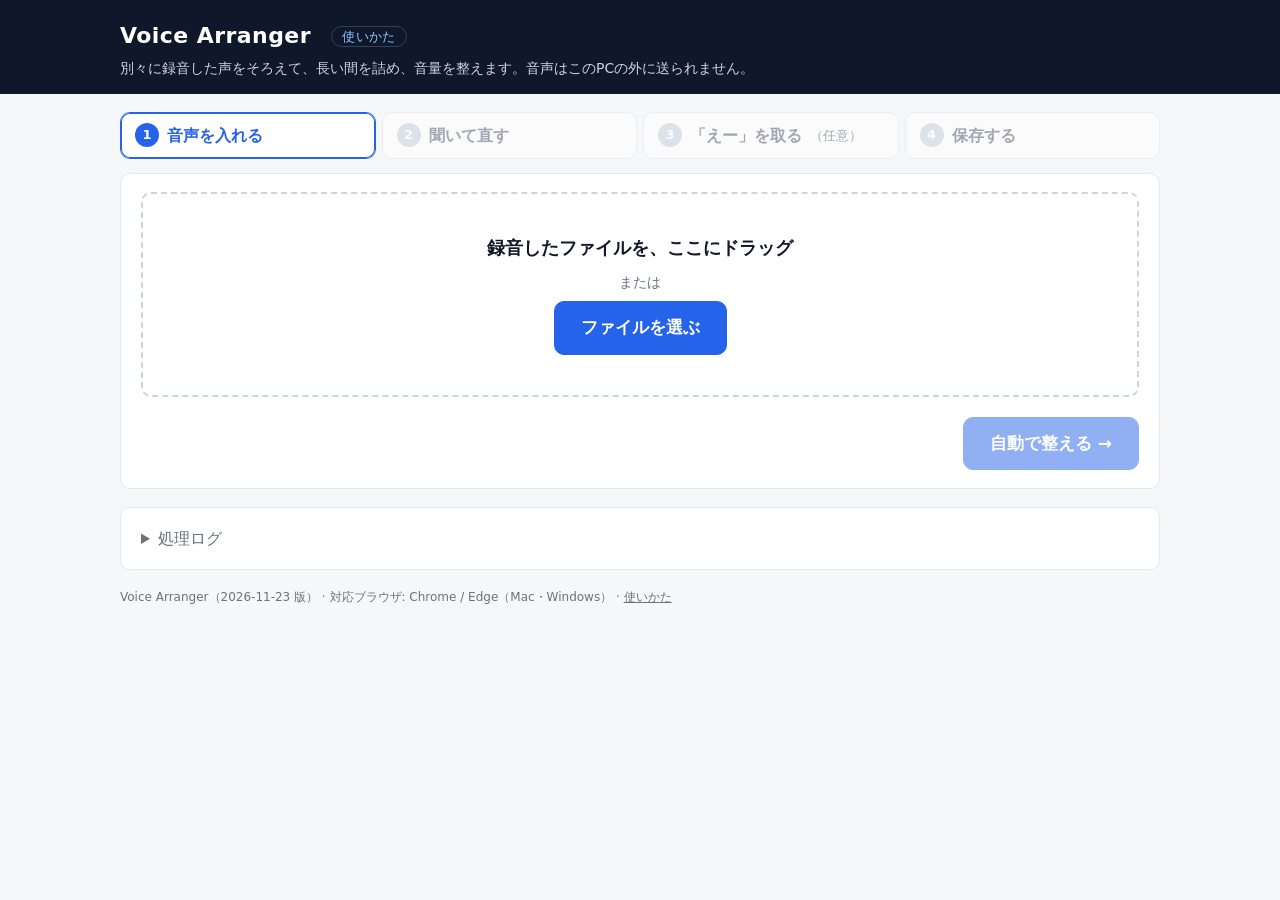
<file: index.html>
<!doctype html>
<html lang="ja">
<head>
  <meta charset="utf-8">
  <meta name="viewport" content="width=device-width, initial-scale=1">
  <title>Voice Arranger — リモート収録の自動編集</title>
  <meta name="description" content="別々に録音した複数の声をそろえ、長い間を詰め、音量を整えるブラウザツール。音声はPCの外に送られません。">
  <link rel="icon" href="data:image/svg+xml,%3Csvg xmlns='http://www.w3.org/2000/svg' viewBox='0 0 32 32'%3E%3Crect width='32' height='32' rx='7' fill='%230f172a'/%3E%3Cpath d='M6 16h2M11 11v10M16 6v20M21 10v12M26 15v2' stroke='%2360a5fa' stroke-width='2.6' stroke-linecap='round'/%3E%3C/svg%3E">
  <link rel="stylesheet" href="css/style.css">
</head>
<body>
  <header class="top">
    <div class="wrap">
      <h1>Voice Arranger <a class="help-link" href="guide.html" target="_blank" rel="noopener">使いかた</a></h1>
      <p>別々に録音した声をそろえて、長い間を詰め、音量を整えます。音声はこのPCの外に送られません。</p>
    </div>
  </header>

  <nav class="stepper wrap" id="stepper" aria-label="手順">
    <button data-step="0"><span class="num">1</span>音声を入れる</button>
    <button data-step="1"><span class="num">2</span>聞いて直す</button>
    <button data-step="2"><span class="num">3</span>「えー」を取る<small>（任意）</small></button>
    <button data-step="3"><span class="num">4</span>保存する</button>
  </nav>

  <main class="wrap">
    <div id="browserWarning" class="notice warn" hidden></div>

    <!-- 1 ------------------------------------------------------------------>
    <section class="card step" id="stepLoad">
      <label id="drop" class="drop">
        <span class="drop-main">録音したファイルを、ここにドラッグ</span>
        <span class="drop-sub">または</span>
        <span class="btn primary big">ファイルを選ぶ</span>
        <input type="file" id="fileInput" multiple accept="audio/*,.m4a,.mp3,.wav,.aac,.flac,.caf" hidden>
      </label>
      <ul id="trackList" class="tracks"></ul>
      <div class="next">
        <span id="analyzeHint" class="hint"></span>
        <button id="analyzeBtn" class="btn primary big" disabled>自動で整える →</button>
      </div>
      <div class="progress" id="analyzeProgress" hidden><div class="bar"><i></i></div><span class="text"></span></div>
      <div id="analyzeError" class="notice error" hidden></div>
    </section>

    <!-- 2 ------------------------------------------------------------------>
    <section class="card step" id="stepReview" hidden>
      <div id="restoreBox" class="notice restore" hidden></div>
      <div id="summary" class="summary"></div>

      <div class="presets">
        <span class="plabel">間の詰め方</span>
        <span class="seg" id="pausePreset">
          <button data-preset="soft">控えめ</button>
          <button data-preset="normal">ふつう</button>
          <button data-preset="strong">しっかり</button>
        </span>
      </div>

      <div class="timeline">
        <canvas id="overview" title="クリック・ドラッグでその位置を表示"></canvas>
        <div id="editor" class="editor"></div>
        <div class="legend"><span class="sw cut"></span>詰める間　<span class="sw fcut"></span>フィラー　<span class="sw mcut"></span>手で切った所・消した所　<span id="cursorInfo" class="hint"></span></div>
      </div>

      <details class="more" id="syncBox">
        <summary>声のタイミングがずれているとき <span id="syncStatus" class="badge"></span></summary>
        <div class="table-wrap">
          <table class="sync">
            <thead>
              <tr><th>話者</th><th>開始位置</th><th>ずらす（秒）</th><th>自動で合わせた確かさ</th><th>声の拾いやすさ</th><th>時計のズレ</th></tr>
            </thead>
            <tbody id="syncRows"></tbody>
          </table>
        </div>
        <div class="row small">
          <button id="resyncBtn" class="btn">もう一度自動で合わせる</button>
          <button id="resetSyncBtn" class="btn">手で直す前に戻す</button>
        </div>
      </details>

      <details class="more">
        <summary>細かい設定</summary>
        <div class="settings">
          <label>この長さを超える間を詰める
            <span class="ctl"><input type="range" id="maxPause" min="0.4" max="3" step="0.1"><output id="maxPauseOut"></output></span>
          </label>
          <label>詰めた後の間の長さ
            <span class="ctl"><input type="range" id="targetPause" min="0.2" max="1.5" step="0.05"><output id="targetPauseOut"></output></span>
          </label>
          <label>話していない時の音量（雑音や、ほかの人の声の漏れを下げる）
            <span class="ctl"><input type="range" id="gateDb" min="-30" max="0" step="1"><output id="gateDbOut"></output></span>
          </label>
        </div>
      </details>

      <div class="next">
        <button class="btn" data-go="0">← 戻る</button>
        <span class="sp"></span>
        <button class="btn" data-go="3">保存へ進む</button>
        <button class="btn primary big" data-go="2">次へ：「えー」を取る →</button>
      </div>
    </section>

    <!-- 3 ------------------------------------------------------------------>
    <section class="card step" id="stepTranscript" hidden>
      <p class="lead">文字起こしをして「えー」「あのー」などを探します。切るか残すかは、聞いてから選べます。</p>
      <div class="row start">
        <button id="asrBtn" class="btn primary big">文字起こしを始める</button>
        <button id="asrCancel" class="btn" hidden>中止</button>
        <span id="asrNote" class="hint"></span>
      </div>
      <div class="progress" id="asrProgress" hidden><div class="bar"><i></i></div><span class="text"></span></div>
      <div id="asrError" class="notice error" hidden></div>

      <details class="more" id="asrMore">
        <summary>文字起こしの設定</summary>
        <div class="row small">
          <label>モデル <select id="asrModel" aria-label="文字起こしのモデル"></select></label>
          <label class="btn">保存した文字起こしを読み込む<input type="file" id="transcriptFile" accept=".json,application/json" hidden></label>
        </div>
        <p id="asrInfo" class="hint"></p>
      </details>

      <div id="fillerPanel" hidden>
        <div id="fillerSummary" class="summary"></div>
        <div class="bulk">
          <span class="grp"><span class="fl auto">えー・あー など</span>
            <button class="btn tiny" data-bulk="auto" data-on="1">すべて切る</button><button class="btn tiny" data-bulk="auto" data-on="0">すべて残す</button></span>
          <span class="grp"><span class="fl review">あの・その など</span>
            <button class="btn tiny" data-bulk="review" data-on="1">すべて切る</button><button class="btn tiny" data-bulk="review" data-on="0">すべて残す</button></span>
          <label class="check"><input type="checkbox" id="onlyFillerRows"> 「えー」のある行だけ</label>
        </div>
        <div id="fillerBar" class="fbar">
          <span id="fillerSelInfo" class="fsel">色の付いた言葉をクリックすると、その前後が流れます。</span>
          <span class="fbtns">
            <button class="btn" id="fPrev" title="前の候補（←）">← 前</button>
            <button class="btn" id="fPlayRaw" title="元の音を再生（スペース）">▶ 元の音</button>
            <button class="btn" id="fPlayEdit" title="切った後の音を再生（E）">▶ 切った後</button>
            <span class="seg" id="fChoice">
              <button id="fCut" title="切る（Enter で切り替え）">切る</button><button id="fKeep" title="残す（Enter で切り替え）">残す</button>
            </span>
            <button class="btn evalonly" id="fYes" title="本当にフィラー（Y）">フィラー（Y）</button>
            <button class="btn evalonly" id="fNo" title="フィラーではない（N）">違う（N）</button>
            <button class="btn" id="fNext" title="次の候補（→）">次 →</button>
            <select id="listenMode" class="tinysel" title="声が重なっているときの聞き方">
              <option value="emphasis">その人を大きく</option>
              <option value="solo">その人だけ</option>
              <option value="all">全員そのまま</option>
            </select>
          </span>
        </div>
        <details id="evalBox" class="evalbox" hidden>
          <summary>正解を付ける（検出の精度を確かめる・評価用）</summary>
          <ol class="hint steps">
            <li>範囲を決める（既定は 10分目から5分間）。開いている間は、その範囲の行だけを表示します。</li>
            <li>候補を1つずつ聞いて、本当にフィラーなら「フィラー（Y）」、違えば「違う（N）」。→ キーで次の候補へ進みます。</li>
            <li>「範囲を通して聞く」で聞きながら、候補に出ていないフィラーが聞こえたらすぐ「見落とし（A）」を押す（直前の声を自動で拾います。話者が違っていたら 1〜3 キーで直せます）。</li>
          </ol>
          <div class="row small">
            <label>範囲 <input type="number" id="evalFrom" value="10" step="0.5" min="0" class="numin"> 分目から</label>
            <label><input type="number" id="evalLen" value="5" step="1" min="1" class="numin"> 分間</label>
            <button class="btn tiny" id="evalPlay">▶ 範囲を通して聞く</button>
            <button class="btn tiny" id="evalStop">■ 止める</button>
            <button class="btn tiny" id="evalAdd" title="直前に聞こえたフィラーを追加（A）">＋ 見落とし（A）</button>
            <span id="evalPos" class="hint"></span>
          </div>
          <div id="evalResult" class="evalres"></div>
        </details>
        <div id="transcriptView" class="transcript" tabindex="0"></div>
        <details class="more">
          <summary>細かい設定</summary>
          <div class="settings">
            <label>「えー」を切った後に残す間
              <span class="ctl"><input type="range" id="fillerGap" min="0.1" max="0.5" step="0.05"><output id="fillerGapOut"></output></span>
            </label>
          </div>
        </details>
      </div>

      <div class="next">
        <button class="btn" data-go="1">← 戻る</button>
        <span class="sp"></span>
        <button class="btn primary big" data-go="3">次へ：保存する →</button>
      </div>
    </section>

    <!-- 4 ------------------------------------------------------------------>
    <section class="card step" id="stepExport" hidden>
      <label class="fname">ファイル名 <input type="text" id="baseName" spellcheck="false"></label>
      <div class="row start">
        <button id="exportBtn" class="btn primary big">保存する</button>
        <span id="exportHint" class="hint"></span>
      </div>
      <div class="progress" id="exportProgress" hidden><div class="bar"><i></i></div><span class="text"></span></div>
      <div id="exportResult"></div>

      <details class="more" id="previewBox">
        <summary>保存する前に、全体を通して聞く</summary>
        <div class="row small">
          <select id="previewMode">
            <option value="edited">編集後</option>
            <option value="synced">そろえただけ（カットなし）</option>
          </select>
          <button id="previewBtn" class="btn">聞く準備をする</button>
          <span class="hint">確認用の軽い音質です。</span>
        </div>
        <div class="progress" id="previewProgress" hidden><div class="bar"><i></i></div><span class="text"></span></div>
        <audio id="player" controls preload="auto" hidden></audio>
        <p id="previewStale" class="notice warn" hidden>編集が変わりました。「聞く準備をする」をもう一度押すと反映されます。</p>
      </details>

      <details class="more">
        <summary>保存する内容を選ぶ</summary>
        <div class="form">
          <label class="check"><input type="checkbox" id="exportStems" checked> 話者ごとの音声（GarageBand などで並べて仕上げる用）</label>
          <label class="check"><input type="checkbox" id="exportMix" checked> 全員を混ぜた完成版</label>
          <label class="check"><input type="checkbox" id="exportTranscript" checked disabled> 文字起こし（字幕 srt / vtt と txt）</label>
          <label>仕上がりの音量
            <select id="targetLufs">
              <option value="-14">大きめ（-14 LUFS）</option>
              <option value="-16">ふつう（-16 LUFS・ポッドキャスト標準）</option>
              <option value="-19">控えめ（-19 LUFS）</option>
            </select>
          </label>
          <label>話者ごとの音声の形式
            <select id="bitDepth">
              <option value="16">16bit（ファイルが小さい）</option>
              <option value="24">24bit（編集の余裕が大きい）</option>
            </select>
          </label>
        </div>
      </details>

      <div class="next">
        <button class="btn" data-go="2">← 戻る</button>
      </div>
    </section>

    <details class="card log">
      <summary>処理ログ</summary>
      <pre id="log"></pre>
    </details>
  </main>

  <footer class="wrap foot">
    Voice Arranger（2026-11-23 版） · 対応ブラウザ: Chrome / Edge（Mac・Windows） · <a href="guide.html" target="_blank" rel="noopener">使いかた</a>
  </footer>

  <script>
    if (location.protocol === 'file:') {
      document.addEventListener('DOMContentLoaded', function () {
        var w = document.getElementById('browserWarning');
        w.hidden = false;
        w.textContent = 'このファイルを直接開いても動きません。共有されたURL（https://～）から開いてください。手元で動かすときは serve.bat（Windows）を使います。';
      });
    }
  </script>
  <script type="module" src="js/app.js"></script>
</body>
</html>
</file>
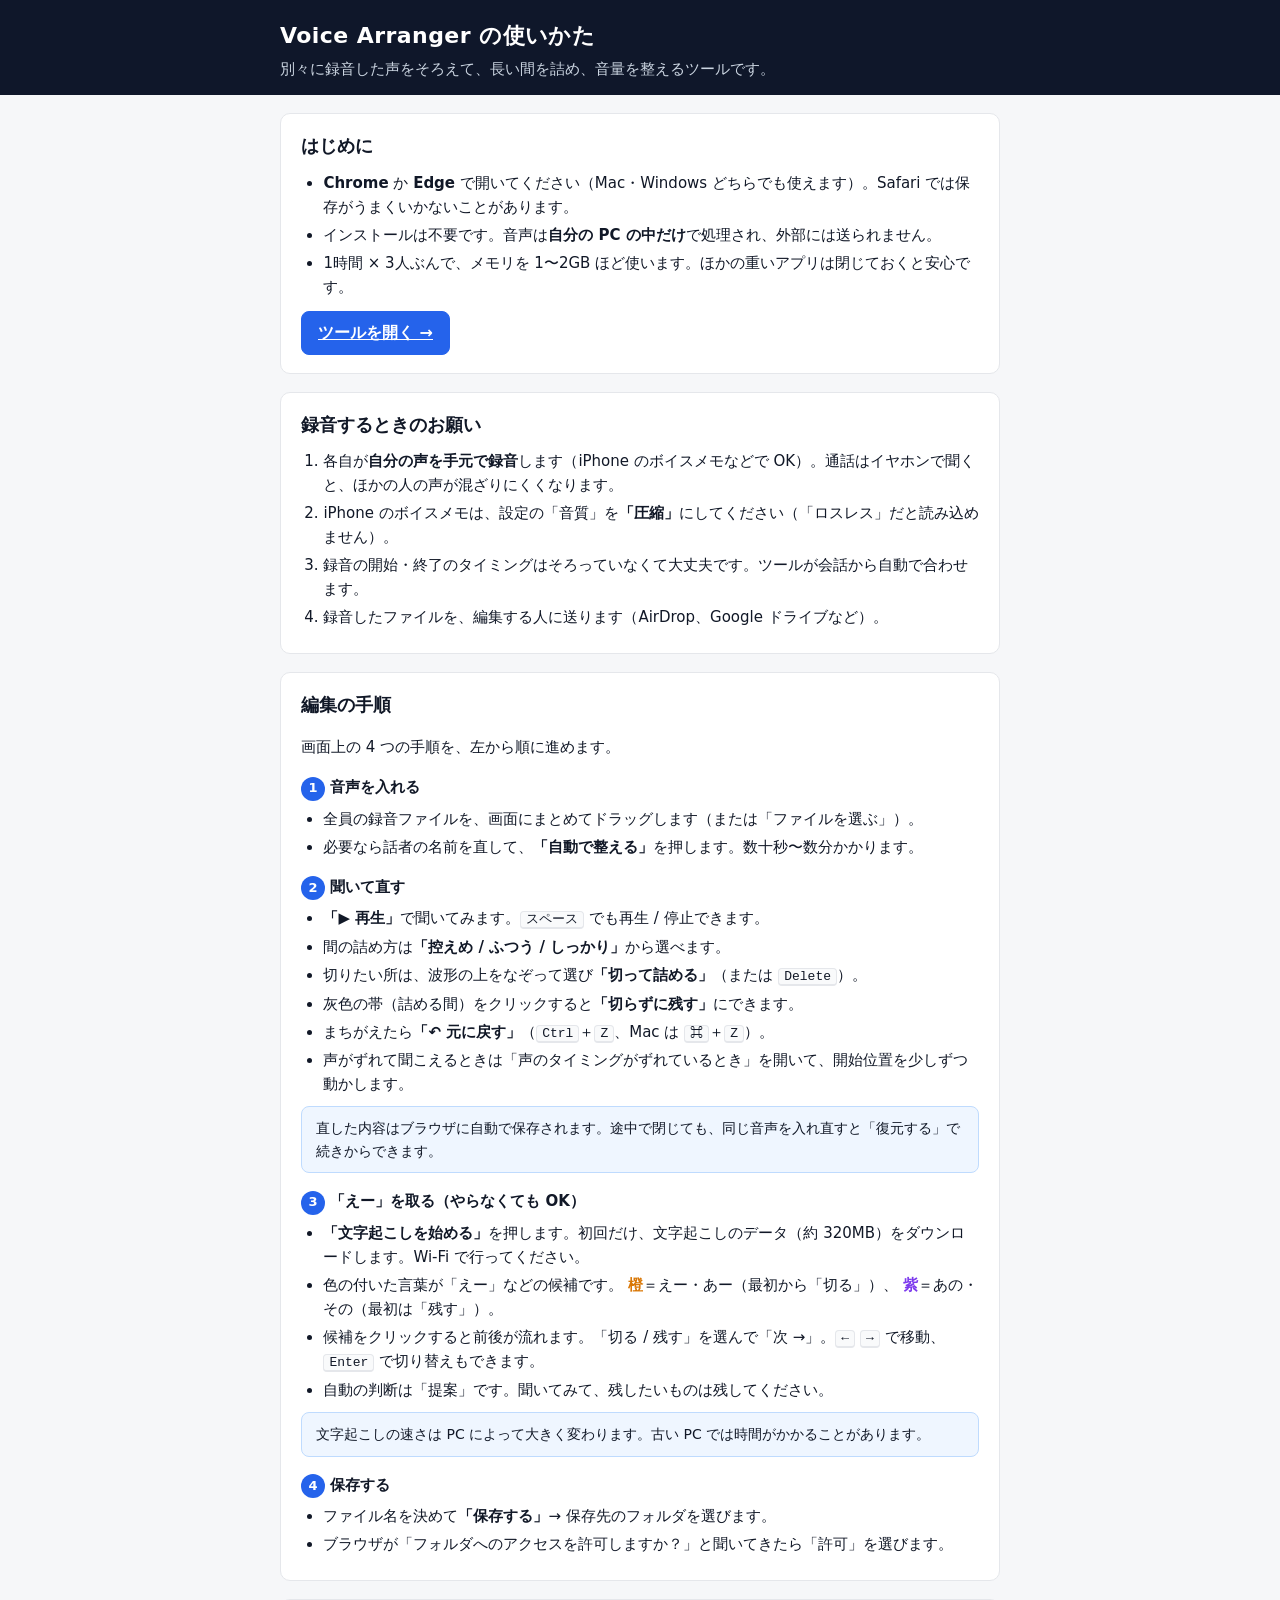
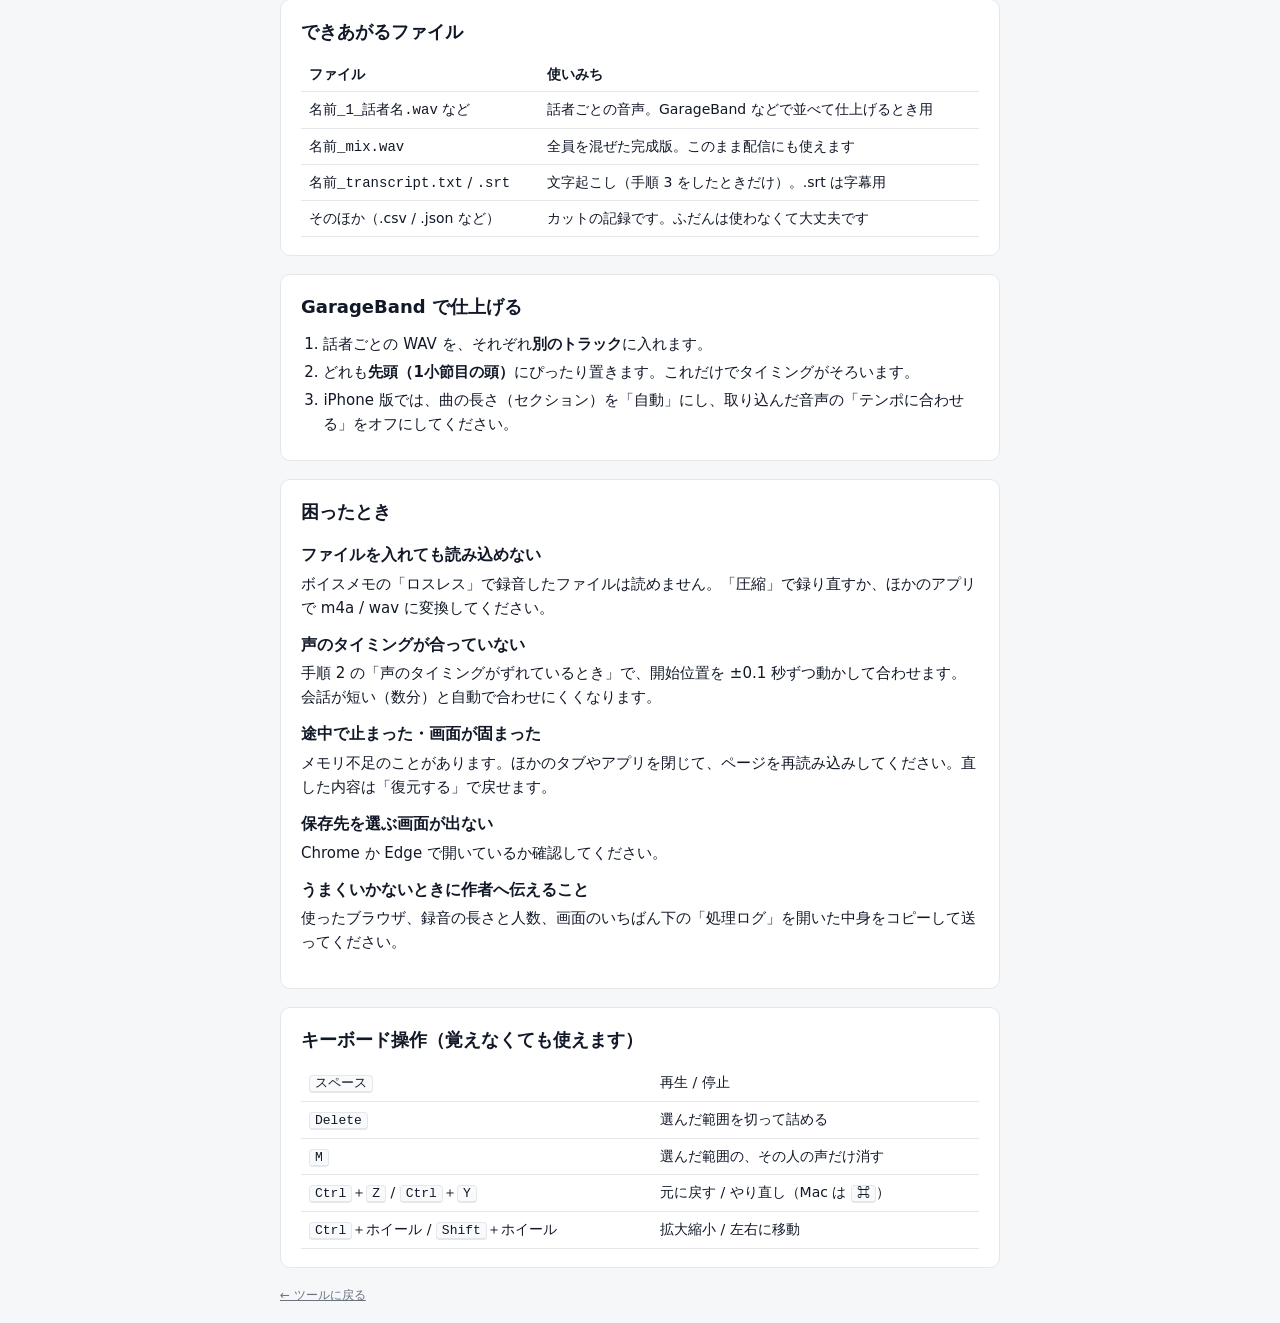
<file: guide.html>
<!doctype html>
<html lang="ja">
<head>
  <meta charset="utf-8">
  <meta name="viewport" content="width=device-width, initial-scale=1">
  <title>使いかた — Voice Arranger</title>
  <link rel="icon" href="data:image/svg+xml,%3Csvg xmlns='http://www.w3.org/2000/svg' viewBox='0 0 32 32'%3E%3Crect width='32' height='32' rx='7' fill='%230f172a'/%3E%3Cpath d='M6 16h2M11 11v10M16 6v20M21 10v12M26 15v2' stroke='%2360a5fa' stroke-width='2.6' stroke-linecap='round'/%3E%3C/svg%3E">
  <link rel="stylesheet" href="css/style.css">
  <style>
    .guide { max-width: 760px; }
    .guide h2 { font-size: 18px; margin: 0 0 10px; }
    .guide h3 { font-size: 15px; margin: 16px 0 6px; }
    .guide p, .guide li { font-size: 15px; }
    .guide ol, .guide ul { padding-left: 1.4em; margin: 6px 0; }
    .guide li { margin: 4px 0; }
    .guide kbd { border: 1px solid var(--line); border-bottom-width: 2px; border-radius: 4px; padding: 0 5px; font-size: 13px; background: #f9fafb; }
    .guide .tip { background: #eff6ff; border: 1px solid #bfdbfe; border-radius: 8px; padding: 10px 14px; font-size: 14px; margin: 10px 0; }
    .guide dt { font-weight: bold; margin-top: 12px; }
    .guide dd { margin: 4px 0 0 0; font-size: 15px; }
    .guide .open { display: inline-block; margin-top: 6px; }
    .guide table { border-collapse: collapse; font-size: 14px; width: 100%; }
    .guide td, .guide th { border-bottom: 1px solid var(--line); padding: 6px 8px; text-align: left; vertical-align: top; }
  </style>
</head>
<body>
  <header class="top">
    <div class="wrap guide">
      <h1>Voice Arranger の使いかた</h1>
      <p>別々に録音した声をそろえて、長い間を詰め、音量を整えるツールです。</p>
    </div>
  </header>

  <main class="wrap guide" style="padding-top:18px">

    <section class="card">
      <h2>はじめに</h2>
      <ul>
        <li><b>Chrome</b> か <b>Edge</b> で開いてください（Mac・Windows どちらでも使えます）。Safari では保存がうまくいかないことがあります。</li>
        <li>インストールは不要です。音声は<b>自分の PC の中だけ</b>で処理され、外部には送られません。</li>
        <li>1時間 × 3人ぶんで、メモリを 1〜2GB ほど使います。ほかの重いアプリは閉じておくと安心です。</li>
      </ul>
      <a class="btn primary open" href="./">ツールを開く →</a>
    </section>

    <section class="card">
      <h2>録音するときのお願い</h2>
      <ol>
        <li>各自が<b>自分の声を手元で録音</b>します（iPhone のボイスメモなどで OK）。通話はイヤホンで聞くと、ほかの人の声が混ざりにくくなります。</li>
        <li>iPhone のボイスメモは、設定の「音質」を<b>「圧縮」</b>にしてください（「ロスレス」だと読み込めません）。</li>
        <li>録音の開始・終了のタイミングはそろっていなくて大丈夫です。ツールが会話から自動で合わせます。</li>
        <li>録音したファイルを、編集する人に送ります（AirDrop、Google ドライブなど）。</li>
      </ol>
    </section>

    <section class="card">
      <h2>編集の手順</h2>
      <p>画面上の 4 つの手順を、左から順に進めます。</p>

      <h3><span class="num">1</span> 音声を入れる</h3>
      <ul>
        <li>全員の録音ファイルを、画面にまとめてドラッグします（または「ファイルを選ぶ」）。</li>
        <li>必要なら話者の名前を直して、<b>「自動で整える」</b>を押します。数十秒〜数分かかります。</li>
      </ul>

      <h3><span class="num">2</span> 聞いて直す</h3>
      <ul>
        <li><b>「▶ 再生」</b>で聞いてみます。<kbd>スペース</kbd> でも再生 / 停止できます。</li>
        <li>間の詰め方は<b>「控えめ / ふつう / しっかり」</b>から選べます。</li>
        <li>切りたい所は、波形の上をなぞって選び<b>「切って詰める」</b>（または <kbd>Delete</kbd>）。</li>
        <li>灰色の帯（詰める間）をクリックすると<b>「切らずに残す」</b>にできます。</li>
        <li>まちがえたら<b>「↶ 元に戻す」</b>（<kbd>Ctrl</kbd>＋<kbd>Z</kbd>、Mac は <kbd>⌘</kbd>＋<kbd>Z</kbd>）。</li>
        <li>声がずれて聞こえるときは「声のタイミングがずれているとき」を開いて、開始位置を少しずつ動かします。</li>
      </ul>
      <div class="tip">直した内容はブラウザに自動で保存されます。途中で閉じても、同じ音声を入れ直すと「復元する」で続きからできます。</div>

      <h3><span class="num">3</span> 「えー」を取る（やらなくても OK）</h3>
      <ul>
        <li><b>「文字起こしを始める」</b>を押します。初回だけ、文字起こしのデータ（約 320MB）をダウンロードします。Wi-Fi で行ってください。</li>
        <li>色の付いた言葉が「えー」などの候補です。
          <b style="color:#d97706">橙</b>＝えー・あー（最初から「切る」）、
          <b style="color:#7c3aed">紫</b>＝あの・その（最初は「残す」）。</li>
        <li>候補をクリックすると前後が流れます。「切る / 残す」を選んで「次 →」。<kbd>←</kbd> <kbd>→</kbd> で移動、<kbd>Enter</kbd> で切り替えもできます。</li>
        <li>自動の判断は「提案」です。聞いてみて、残したいものは残してください。</li>
      </ul>
      <div class="tip">文字起こしの速さは PC によって大きく変わります。古い PC では時間がかかることがあります。</div>

      <h3><span class="num">4</span> 保存する</h3>
      <ul>
        <li>ファイル名を決めて<b>「保存する」</b>→ 保存先のフォルダを選びます。</li>
        <li>ブラウザが「フォルダへのアクセスを許可しますか？」と聞いてきたら「許可」を選びます。</li>
      </ul>
    </section>

    <section class="card">
      <h2>できあがるファイル</h2>
      <table>
        <tr><th>ファイル</th><th>使いみち</th></tr>
        <tr><td><code>名前_1_話者名.wav</code> など</td><td>話者ごとの音声。GarageBand などで並べて仕上げるとき用</td></tr>
        <tr><td><code>名前_mix.wav</code></td><td>全員を混ぜた完成版。このまま配信にも使えます</td></tr>
        <tr><td><code>名前_transcript.txt</code> / <code>.srt</code></td><td>文字起こし（手順 3 をしたときだけ）。.srt は字幕用</td></tr>
        <tr><td>そのほか（.csv / .json など）</td><td>カットの記録です。ふだんは使わなくて大丈夫です</td></tr>
      </table>
    </section>

    <section class="card">
      <h2>GarageBand で仕上げる</h2>
      <ol>
        <li>話者ごとの WAV を、それぞれ<b>別のトラック</b>に入れます。</li>
        <li>どれも<b>先頭（1小節目の頭）</b>にぴったり置きます。これだけでタイミングがそろいます。</li>
        <li>iPhone 版では、曲の長さ（セクション）を「自動」にし、取り込んだ音声の「テンポに合わせる」をオフにしてください。</li>
      </ol>
    </section>

    <section class="card">
      <h2>困ったとき</h2>
      <dl>
        <dt>ファイルを入れても読み込めない</dt>
        <dd>ボイスメモの「ロスレス」で録音したファイルは読めません。「圧縮」で録り直すか、ほかのアプリで m4a / wav に変換してください。</dd>
        <dt>声のタイミングが合っていない</dt>
        <dd>手順 2 の「声のタイミングがずれているとき」で、開始位置を ±0.1 秒ずつ動かして合わせます。会話が短い（数分）と自動で合わせにくくなります。</dd>
        <dt>途中で止まった・画面が固まった</dt>
        <dd>メモリ不足のことがあります。ほかのタブやアプリを閉じて、ページを再読み込みしてください。直した内容は「復元する」で戻せます。</dd>
        <dt>保存先を選ぶ画面が出ない</dt>
        <dd>Chrome か Edge で開いているか確認してください。</dd>
        <dt>うまくいかないときに作者へ伝えること</dt>
        <dd>使ったブラウザ、録音の長さと人数、画面のいちばん下の「処理ログ」を開いた中身をコピーして送ってください。</dd>
      </dl>
    </section>

    <section class="card">
      <h2>キーボード操作（覚えなくても使えます）</h2>
      <table>
        <tr><td><kbd>スペース</kbd></td><td>再生 / 停止</td></tr>
        <tr><td><kbd>Delete</kbd></td><td>選んだ範囲を切って詰める</td></tr>
        <tr><td><kbd>M</kbd></td><td>選んだ範囲の、その人の声だけ消す</td></tr>
        <tr><td><kbd>Ctrl</kbd>＋<kbd>Z</kbd> / <kbd>Ctrl</kbd>＋<kbd>Y</kbd></td><td>元に戻す / やり直し（Mac は <kbd>⌘</kbd>）</td></tr>
        <tr><td><kbd>Ctrl</kbd>＋ホイール / <kbd>Shift</kbd>＋ホイール</td><td>拡大縮小 / 左右に移動</td></tr>
      </table>
    </section>

  </main>

  <footer class="wrap foot guide">
    <a href="./">← ツールに戻る</a>
  </footer>
</body>
</html>
</file>
<file: css/style.css>
:root {
  --bg: #f6f7f9;
  --card: #ffffff;
  --ink: #111827;
  --muted: #6b7280;
  --line: #e5e7eb;
  --accent: #2563eb;
  --accent-ink: #ffffff;
  --warn-bg: #fff7e6;
  --warn-line: #f5c26b;
  --err-bg: #fdecec;
  --err-line: #ef9a9a;
  --ok: #059669;
  --mid: #d97706;
  --low: #dc2626;
  --radius: 10px;
}

* { box-sizing: border-box; }

body {
  margin: 0;
  background: var(--bg);
  color: var(--ink);
  font: 16px/1.6 system-ui, -apple-system, "Segoe UI", "Hiragino Sans", "Yu Gothic UI", "Meiryo", sans-serif;
}

.wrap { max-width: 1080px; margin: 0 auto; padding: 0 20px; }

.top { background: #0f172a; color: #e5e7eb; padding: 18px 0 14px; }
.top h1 { margin: 0 0 4px; font-size: 22px; letter-spacing: 0.02em; color: #fff; }
.top p { margin: 0; color: #cbd5e1; font-size: 14px; }

.card {
  background: var(--card);
  border: 1px solid var(--line);
  border-radius: var(--radius);
  padding: 18px 20px;
  margin-bottom: 18px;
}
.card h2 { margin: 0 0 14px; font-size: 17px; display: flex; align-items: center; gap: 10px; }
.num {
  display: inline-grid; place-items: center;
  width: 24px; height: 24px; border-radius: 50%;
  background: var(--accent); color: #fff; font-size: 13px;
}

.drop {
  display: flex; flex-direction: column; align-items: center; gap: 8px;
  border: 2px dashed #cbd5e1;
  border-radius: var(--radius);
  padding: 40px 20px;
  cursor: pointer;
  text-align: center;
  color: var(--muted);
  transition: background 0.15s, border-color 0.15s;
}
.drop:hover, .drop.over { background: #eff6ff; border-color: var(--accent); }
.drop-sub { font-size: 14px; }
.drop p { margin: 0 0 6px; }
.drop-main { color: var(--ink); font-weight: 600; font-size: 18px; }

.tracks { list-style: none; padding: 0; margin: 14px 0 0; }
.tracks li {
  display: grid;
  grid-template-columns: 14px 180px 1fr auto auto;
  gap: 10px;
  align-items: center;
  padding: 8px 0;
  border-bottom: 1px solid var(--line);
}
.tracks .dot { width: 12px; height: 12px; border-radius: 50%; }
.tracks input[type="text"] { width: 100%; }
.tracks .file { color: var(--muted); font-size: 13px; overflow: hidden; text-overflow: ellipsis; white-space: nowrap; }
.tracks .dur { font-variant-numeric: tabular-nums; color: var(--muted); font-size: 13px; }

input[type="text"], select, input[type="number"] {
  font: inherit;
  padding: 5px 8px;
  border: 1px solid #cbd5e1;
  border-radius: 6px;
  background: #fff;
}
input[type="number"] { width: 92px; font-variant-numeric: tabular-nums; }

.btn {
  display: inline-flex; align-items: center; gap: 6px;
  font: inherit;
  padding: 8px 16px;
  border-radius: 8px;
  border: 1px solid #cbd5e1;
  background: #fff;
  color: var(--ink);
  cursor: pointer;
}
.btn:hover { border-color: #94a3b8; }
.btn.primary { background: var(--accent); border-color: var(--accent); color: var(--accent-ink); font-weight: 600; }
.btn.primary:hover { filter: brightness(1.06); }
.btn:disabled { opacity: 0.5; cursor: not-allowed; }
.btn.tiny { padding: 4px 10px; font-size: 14px; }
.btn.big { padding: 12px 26px; font-size: 17px; border-radius: 10px; }
.btn.link { border: none; background: none; color: var(--muted); padding: 4px 8px; font-size: 14px; }
.btn.link:hover { color: var(--low); }

.row { display: flex; flex-wrap: wrap; gap: 10px; align-items: center; margin-top: 14px; }
.row.small { margin-top: 8px; }
.hint { color: var(--muted); font-size: 13px; }

.progress { margin-top: 12px; }
.progress .bar { height: 8px; background: #e5e7eb; border-radius: 4px; overflow: hidden; }
.progress .bar i { display: block; height: 100%; width: 0; background: var(--accent); transition: width 0.15s; }
.progress .text { display: block; font-size: 13px; color: var(--muted); margin-top: 4px; }

.notice { padding: 10px 14px; border-radius: 8px; margin: 10px 0 0; font-size: 14px; }
.notice.warn { background: var(--warn-bg); border: 1px solid var(--warn-line); }
.notice.error { background: var(--err-bg); border: 1px solid var(--err-line); }
#browserWarning { margin: 0 0 18px; }

.summary { display: flex; flex-wrap: wrap; gap: 10px 26px; margin-bottom: 14px; }
.summary .item { display: flex; flex-direction: column; }
.summary .k { font-size: 12px; color: var(--muted); }
.summary .v { font-size: 18px; font-weight: 600; font-variant-numeric: tabular-nums; }

.table-wrap { overflow-x: auto; }
table.sync { width: 100%; border-collapse: collapse; font-size: 14px; }
table.sync th { text-align: left; font-weight: 600; font-size: 12px; color: var(--muted); padding: 6px 8px; border-bottom: 1px solid var(--line); white-space: nowrap; }
table.sync td { padding: 6px 8px; border-bottom: 1px solid var(--line); white-space: nowrap; vertical-align: middle; }
table.sync .name { display: flex; align-items: center; gap: 8px; }
table.sync .dot { width: 10px; height: 10px; border-radius: 50%; display: inline-block; }
table.sync .nudge { display: inline-flex; gap: 4px; }
.conf { font-weight: 600; }
.conf.high { color: var(--ok); }
.conf.mid { color: var(--mid); }
.conf.low { color: var(--low); }
.sens { display: inline-flex; align-items: center; gap: 6px; }
.sens input { width: 110px; }

.timeline { margin-top: 16px; }
.timeline canvas { width: 100%; display: block; cursor: pointer; background: #fff; }
#detail { margin-top: 8px; border-top: 1px solid var(--line); padding-top: 4px; }
.legend { font-size: 12px; color: var(--muted); margin: 2px 0 0; }
.legend .sw { display: inline-block; width: 12px; height: 10px; vertical-align: -1px; margin-right: 4px; }
.legend .sw.cut { background: #9ca3af; }
.legend .sw.view { border: 1.5px solid var(--accent); }

.settings { display: grid; grid-template-columns: repeat(auto-fit, minmax(300px, 1fr)); gap: 12px 28px; margin-top: 16px; padding-top: 14px; border-top: 1px solid var(--line); }
.settings label { display: flex; flex-direction: column; gap: 4px; font-size: 14px; }
.settings .ctl { display: flex; align-items: center; gap: 10px; }
.settings input[type="range"] { flex: 1; }
.settings output { min-width: 64px; font-variant-numeric: tabular-nums; color: var(--ink); font-weight: 600; }

audio { width: 100%; margin-top: 12px; }

.form { display: grid; gap: 10px; }
.form label { display: flex; align-items: center; gap: 10px; flex-wrap: wrap; }
.form label.wide input { flex: 1; min-width: 240px; }
.form label.check { align-items: flex-start; }
.form label.check input { margin-top: 5px; }

#exportResult ul { margin: 10px 0 0; padding-left: 20px; }
#exportResult li { font-size: 14px; }
.done { color: var(--ok); font-weight: 600; margin-top: 12px; }

.log summary { cursor: pointer; color: var(--muted); }
.log pre { white-space: pre-wrap; font-size: 12px; color: #374151; max-height: 260px; overflow: auto; margin: 10px 0 0; }

.foot { color: var(--muted); font-size: 12px; padding-bottom: 30px; }

@media (max-width: 700px) {
  .tracks li { grid-template-columns: 14px 1fr auto; }
  .tracks .file { grid-column: 2 / 4; }
}

/* ---------- transcript & fillers ---------- */
.legend .sw.fcut { background: #ea580c; opacity: 0.6; }
.bulk { display: flex; flex-wrap: wrap; gap: 6px 10px; align-items: center; margin-top: 4px; }
.bulk .fl { margin-left: 8px; }
.bulk .fl:first-child { margin-left: 0; }
.settings.compact { margin-top: 10px; padding-top: 10px; }
.fbar { position: sticky; top: 0; z-index: 2; display: flex; flex-wrap: wrap; gap: 8px; align-items: center; justify-content: space-between;
  background: #fff; border: 1px solid var(--line); border-radius: 8px; padding: 8px 10px; margin-top: 12px; }
.fbar .fbtns { display: inline-flex; gap: 4px; flex-wrap: wrap; }
.transcript { margin-top: 8px; max-height: 60vh; overflow-y: auto; border: 1px solid var(--line); border-radius: 8px; padding: 4px 0; font-size: 15px; line-height: 1.9; outline: none; }
.transcript:focus { border-color: #93c5fd; }
.transcript.only .trow:not(.hasf) { display: none; }
.trow { display: grid; grid-template-columns: 64px 84px 1fr; gap: 8px; padding: 2px 12px; border-bottom: 1px solid #f3f4f6; }
.trow .tt { font: inherit; font-size: 12px; color: var(--muted); background: none; border: none; padding: 0; text-align: left; cursor: pointer; font-variant-numeric: tabular-nums; }
.trow .tt:hover { color: var(--accent); text-decoration: underline; }
.trow .spk { font-size: 13px; font-weight: 600; overflow: hidden; text-overflow: ellipsis; white-space: nowrap; }
.trow .txt { word-break: break-all; }
.fl { border-radius: 4px; padding: 0 3px; cursor: pointer; user-select: none; }
mark.fl { color: inherit; }
.fl.auto { background: #fde7d4; box-shadow: inset 0 -2px 0 #fb923c; }
.fl.review { background: #e9e3fb; box-shadow: inset 0 -2px 0 #a78bfa; }
.fl.on { text-decoration: line-through; text-decoration-thickness: 2px; }
.fl.auto.on { background: #fb923c; color: #fff; text-decoration-color: #7c2d12; }
.fl.review.on { background: #8b5cf6; color: #fff; text-decoration-color: #3b0764; }
.fl.mute { outline: 1.5px dashed #ea580c; outline-offset: 1px; }
.fl.sel { outline: 2px solid var(--accent); outline-offset: 1px; }
.legend .fl { cursor: default; font-size: 12px; }
.mutehint { margin-left: 6px; }
@media (max-width: 640px) {
  .trow { grid-template-columns: 52px 1fr; }
  .trow .txt { grid-column: 1 / -1; }
}
[hidden] { display: none !important; }
.settings.compact label.check { display: flex; flex-direction: row; align-items: center; gap: 6px; }

/* ---------- answers for evaluation ---------- */
.evalbox { margin-top: 12px; border: 1px solid var(--line); border-radius: 8px; padding: 8px 12px; background: #fafafa; }
.evalbox summary { cursor: pointer; font-weight: 600; font-size: 14px; }
.evalbox[open] { background: #f0f7ff; border-color: #bfdbfe; }
.evalbox .steps { margin: 8px 0 0; padding-left: 20px; line-height: 1.7; }
.evalbox input.numin { width: 64px; }
.evalres .summary { margin: 10px 0 4px; }
.evalres .v { font-size: 16px; }
.evalonly { display: none; }
body.evalmode .evalonly { display: inline-block; }
.transcript .trow.out { display: none; }
.trow.now { background: #fef9c3; }
.fl.v-yes::after { content: '✓'; margin-left: 2px; color: #15803d; font-weight: 700; text-decoration: none; display: inline-block; }
.fl.v-no::after { content: '✗'; margin-left: 2px; color: #b91c1c; font-weight: 700; text-decoration: none; display: inline-block; }
.fl.v-no { opacity: 0.55; }
.fl.manual { background: #dcfce7; box-shadow: inset 0 -2px 0 #22c55e; color: #14532d; }
.fl.manual.on { background: #22c55e; color: #fff; }
.notice.restore { background: #eff6ff; border: 1px solid #bfdbfe; }
.tinysel { padding: 2px 6px; font-size: 13px; }

/* ---------- track editor ---------- */
.ed-title { font-size: 14px; margin: 14px 0 6px; }
.editor { border: 1px solid var(--line); border-radius: 8px; overflow: hidden; background: #fff; }
.ed-bar, .ed-sel { display: flex; flex-wrap: wrap; gap: 6px; align-items: center; padding: 6px 8px; border-bottom: 1px solid var(--line); background: #f9fafb; }
.ed-sel { background: #fff; min-height: 38px; }
.ed-sp { flex: 1; }
.ed-time { font-variant-numeric: tabular-nums; min-width: 70px; }
.ed-selbtns { display: inline-flex; gap: 4px; flex-wrap: wrap; margin-left: auto; }
.btn.danger { border-color: #fca5a5; color: #b91c1c; }
.ed-body { display: flex; }
.ed-heads { width: 118px; flex: none; border-right: 1px solid var(--line); background: #f9fafb; }
.ed-head { display: flex; flex-direction: column; justify-content: center; gap: 4px; padding: 0 8px; border-bottom: 1px solid #e5e7eb; box-sizing: border-box; }
.ed-head.dim { opacity: 0.5; }
.ed-name { font-weight: 700; font-size: 13px; overflow: hidden; text-overflow: ellipsis; white-space: nowrap; }
.ed-sm { display: inline-flex; gap: 4px; }
.ed-sm button { width: 28px; height: 22px; border: 1px solid #cbd5e1; border-radius: 4px; background: #fff; font-weight: 700; font-size: 12px; cursor: pointer; padding: 0; }
.ed-sm .ed-s.on { background: #facc15; border-color: #ca8a04; }
.ed-sm .ed-m.on { background: #60a5fa; border-color: #2563eb; color: #fff; }
.ed-canvas { flex: 1; min-width: 0; display: block; cursor: crosshair; outline: none; }
.ed-canvas:focus { box-shadow: inset 0 0 0 2px #bfdbfe; }
.legend .sw.mcut { background: #dc2626; opacity: 0.5; }
.ed-help { margin: 4px 0 0; }

/* ---------- steps ---------- */
.stepper { display: flex; gap: 6px; margin-top: 18px; margin-bottom: 14px; flex-wrap: wrap; }
.stepper button {
  flex: 1 1 150px; display: flex; align-items: center; gap: 8px;
  font: inherit; font-weight: 600; color: var(--muted);
  background: #fff; border: 1px solid var(--line); border-radius: 10px;
  padding: 10px 14px; cursor: pointer; text-align: left;
}
.stepper button small { font-weight: 400; }
.stepper button .num { background: #cbd5e1; flex: none; }
.stepper button:hover:not(:disabled) { border-color: #94a3b8; }
.stepper button.done { color: var(--ink); }
.stepper button.done .num { background: var(--ok); }
.stepper button.cur { color: var(--accent); border-color: var(--accent); box-shadow: 0 0 0 1px var(--accent) inset; }
.stepper button.cur .num { background: var(--accent); }
.stepper button:disabled { cursor: default; opacity: 0.6; }

.next { display: flex; flex-wrap: wrap; gap: 10px; align-items: center; justify-content: flex-end; margin-top: 20px; padding-top: 16px; border-top: 1px solid var(--line); }
.next .sp { flex: 1; }
.next .hint { margin-right: auto; }
#stepLoad .next { border-top: none; padding-top: 0; }
.row.start { margin-top: 0; }

/* segmented buttons (one of several) */
.seg { display: inline-flex; border: 1px solid #cbd5e1; border-radius: 8px; overflow: hidden; background: #fff; }
.seg button { font: inherit; font-size: 14px; padding: 6px 14px; border: none; background: none; cursor: pointer; color: var(--ink); }
.seg button + button { border-left: 1px solid #cbd5e1; }
.seg button.on { background: var(--accent); color: #fff; font-weight: 600; }
.seg button:disabled { opacity: 0.45; cursor: not-allowed; }
.presets { display: flex; align-items: center; gap: 12px; margin: 4px 0 12px; flex-wrap: wrap; }
.plabel { font-weight: 600; }

/* collapsed extras */
details.more { margin-top: 14px; border-top: 1px solid var(--line); padding-top: 10px; }
details.more > summary { cursor: pointer; color: #374151; font-weight: 600; font-size: 15px; }
details.more > summary:hover { color: var(--accent); }
details.more .settings { border-top: none; margin-top: 8px; padding-top: 0; }
details.more .table-wrap { margin-top: 10px; }
.badge { font-weight: 400; font-size: 13px; padding: 1px 8px; border-radius: 10px; margin-left: 6px; }
.badge.ok { background: #ecfdf5; color: var(--ok); }
.badge.low { background: var(--err-bg); color: var(--low); font-weight: 600; }

.summary .item.parts { justify-content: flex-end; }
.fname { display: flex; align-items: center; gap: 10px; margin-bottom: 14px; font-weight: 600; }
.fname input { flex: 1; max-width: 420px; }
#stepExport .form label { font-size: 15px; }

/* editor: bigger targets */
.ed-bar { gap: 8px; padding: 8px 10px; }
.ed-bar .btn { padding: 5px 12px; font-size: 14px; }
.ed-bar .btn.ed-play { padding: 6px 18px; font-size: 15px; min-width: 96px; justify-content: center; }
.ed-zoom { display: inline-flex; gap: 2px; }
.ed-zoom .btn { min-width: 36px; justify-content: center; font-weight: 700; }
.ed-time { font-variant-numeric: tabular-nums; color: var(--muted); font-size: 14px; }
.ed-sel { min-height: 46px; font-size: 14px; transition: background 0.15s; }
.ed-sel.active { background: #fffbeb; }
.ed-sel .ed-selinfo { color: var(--muted); }
.ed-sel.active .ed-selinfo { color: var(--ink); font-weight: 600; }
.ed-sel .btn.tiny { padding: 5px 12px; }
.ed-heads { width: 140px; }
.ed-sm button { width: auto; height: 24px; padding: 0 4px; font-size: 12px; font-weight: 600; white-space: nowrap; }

/* fillers */
.bulk { gap: 10px 20px; }
.bulk .grp { display: inline-flex; gap: 6px; align-items: center; }
.bulk .fl { margin-left: 0; padding: 2px 6px; }
.bulk .check { display: inline-flex; gap: 6px; align-items: center; font-size: 14px; margin-left: auto; }
.fbar { padding: 10px 12px; }
.fbar .fsel { font-size: 15px; }
.fbar .btn { padding: 5px 12px; font-size: 14px; }
#fChoice button { padding: 5px 16px; }
#fChoice #fCut.on { background: #ea580c; }
#fChoice #fKeep.on { background: #475569; }
.lead { margin: 0 0 14px; }
#fillerPanel { margin-top: 16px; }

.help-link { margin-left: 12px; font-size: 13px; font-weight: normal; color: #93c5fd; text-decoration: none; border: 1px solid #334155; border-radius: 999px; padding: 2px 10px; vertical-align: middle; }
.help-link:hover { background: #1e293b; color: #fff; }
.foot a { color: inherit; }
</file>
